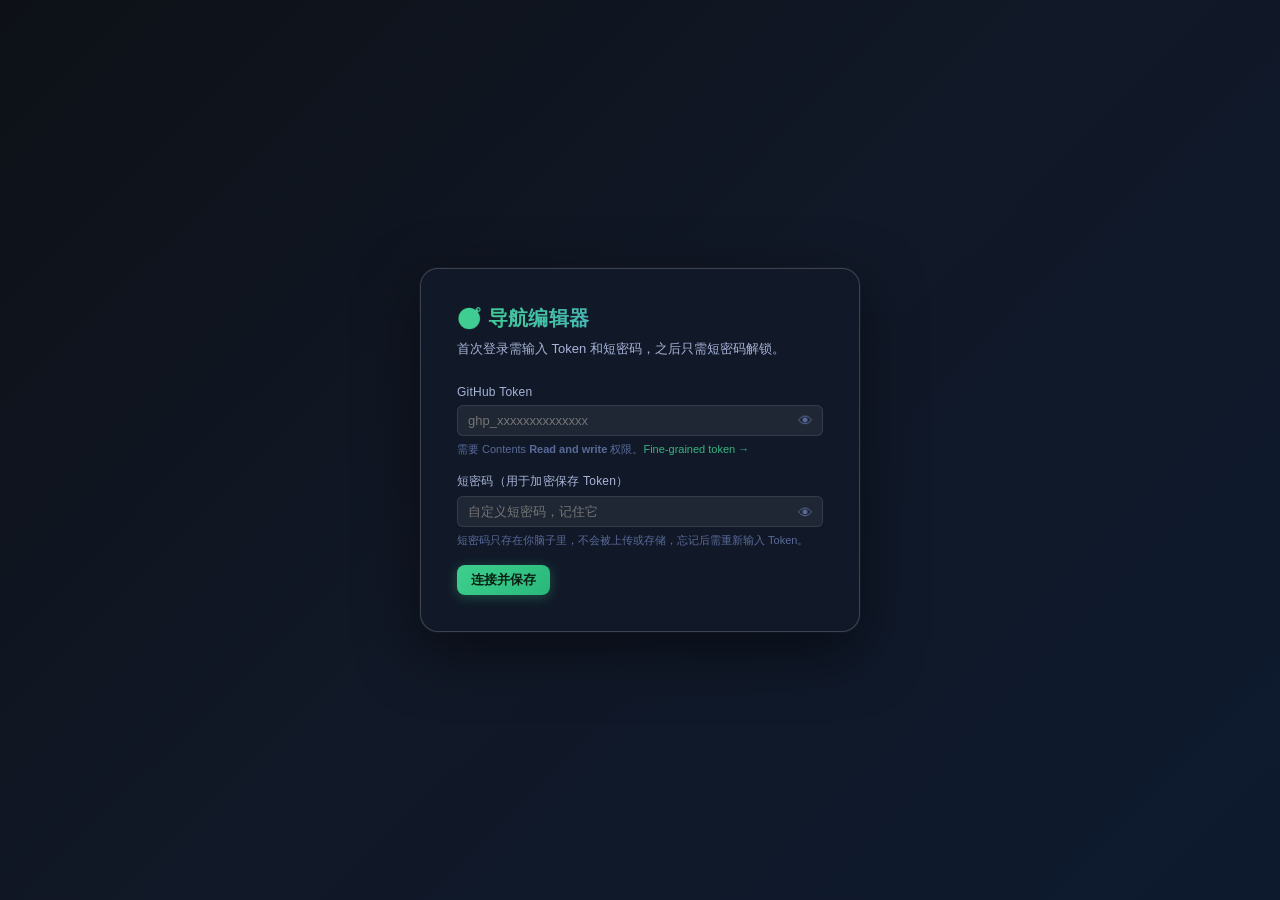
<file: admin.html>
<!DOCTYPE html>
<html lang="zh-CN">
<head>
<meta charset="UTF-8"/>
<meta name="viewport" content="width=device-width,initial-scale=1.0"/>
<title>导航编辑器</title>
<style>
*{box-sizing:border-box;margin:0;padding:0}
:root{
  --bg:#0d1117;--bg2:rgba(18,24,36,0.82);--bg3:rgba(28,36,54,0.75);
  --glass:rgba(255,255,255,0.06);--glass-hover:rgba(255,255,255,0.10);
  --border:rgba(255,255,255,0.10);--border2:rgba(255,255,255,0.18);
  --text:#f0f2ff;--text2:#a8b4d8;--text3:#5a6a9a;
  --accent:#3ecf8e;--accent2:#5de8a8;--accent-blue:#5b8ef5;
  --green:#3ecf8e;--red:#f05f7a;--orange:#f5a623;
  --radius:14px;--radius-sm:8px;--radius-xs:6px;
}
body{
  color:var(--text);
  font-family:-apple-system,BlinkMacSystemFont,'Segoe UI','PingFang SC','Microsoft YaHei',sans-serif;
  font-size:14px;
  background:linear-gradient(135deg,#0d1117 0%,#111827 50%,#0d1a2e 100%);
  min-height:100vh;
}
html,body{height:100%;overflow:hidden}
#app{display:flex;flex-direction:column;height:100vh;overflow:hidden}
#topbar{
  display:flex;align-items:center;gap:12px;padding:0 20px;height:54px;
  background:rgba(13,17,23,0.75);
  backdrop-filter:blur(20px);-webkit-backdrop-filter:blur(20px);
  border-bottom:1px solid var(--border);flex-shrink:0;z-index:100;
  box-shadow:0 2px 20px rgba(0,0,0,0.3);
}
#topbar h1{
  font-size:15px;font-weight:700;letter-spacing:0.02em;
  background:linear-gradient(90deg,var(--accent),var(--accent-blue));
  -webkit-background-clip:text;-webkit-text-fill-color:transparent;background-clip:text;
}
.topbar-right{margin-left:auto;display:flex;align-items:center;gap:8px}
#body{display:flex;flex:1;overflow:hidden}
#sidebar{
  width:200px;flex-shrink:0;
  background:rgba(13,17,23,0.65);
  backdrop-filter:blur(16px);-webkit-backdrop-filter:blur(16px);
  border-right:1px solid var(--border);
  display:flex;flex-direction:column;overflow-y:auto;
}
#sidebar::-webkit-scrollbar{width:4px}
#sidebar::-webkit-scrollbar-thumb{background:var(--border2);border-radius:4px}
#main{flex:1;overflow-y:scroll;padding:20px;padding-bottom:calc(20px + env(safe-area-inset-bottom,0px))}
#main::-webkit-scrollbar{width:5px}
#main::-webkit-scrollbar-thumb{background:rgba(255,255,255,0.12);border-radius:4px}
.btn{display:inline-flex;align-items:center;gap:6px;padding:6px 14px;border-radius:var(--radius-sm);font-size:13px;font-weight:500;cursor:pointer;border:none;transition:all .18s}
.btn-primary{background:linear-gradient(135deg,var(--accent),#29b87a);color:#0a1f14;font-weight:600;box-shadow:0 2px 12px rgba(62,207,142,0.3)}
.btn-primary:hover{background:linear-gradient(135deg,var(--accent2),var(--accent));box-shadow:0 4px 18px rgba(62,207,142,0.45);transform:translateY(-1px)}
.btn-ghost{background:var(--glass);color:var(--text2);border:1px solid var(--border)}
.btn-ghost:hover{background:var(--glass-hover);color:var(--text);border-color:var(--border2)}
.btn-danger{background:transparent;color:var(--red);border:1px solid var(--border)}
.btn-danger:hover{background:rgba(240,95,122,.12);border-color:rgba(240,95,122,.4)}
.btn-sm{padding:4px 10px;font-size:12px}
.btn:disabled{opacity:.4;cursor:not-allowed}
.btn:active:not(:disabled){transform:scale(.97)}
input[type=text],input[type=url],input[type=password],input[type=search]{
  width:100%;padding:7px 10px;
  background:rgba(255,255,255,0.06);border:1px solid var(--border);
  border-radius:var(--radius-xs);color:var(--text);font-size:13px;outline:none;
  transition:border-color .15s,background .15s;
}
input:focus{border-color:var(--accent);background:rgba(62,207,142,0.06)}
#login-panel{display:flex;flex-direction:column;align-items:center;justify-content:center;flex:1;padding:40px 20px}
.login-card{
  background:rgba(18,26,42,0.85);backdrop-filter:blur(24px);-webkit-backdrop-filter:blur(24px);
  border:1px solid var(--border2);border-radius:18px;padding:36px;width:100%;max-width:440px;
  box-shadow:0 20px 60px rgba(0,0,0,0.5),0 0 0 1px rgba(255,255,255,0.04);
}
.login-card h2{
  font-size:20px;font-weight:700;letter-spacing:0.01em;
  background:linear-gradient(90deg,var(--accent),var(--accent-blue));
  -webkit-background-clip:text;-webkit-text-fill-color:transparent;background-clip:text;margin-bottom:6px;
}
.login-card p{color:var(--text2);font-size:13px;margin-bottom:24px;line-height:1.7}
.field{margin-bottom:16px}
.field label{display:block;font-size:12px;color:var(--text2);margin-bottom:6px;font-weight:500;letter-spacing:0.02em}
.tip{font-size:11px;color:var(--text3);margin-top:5px;line-height:1.5}
.tip a{color:var(--accent);text-decoration:none;opacity:.85}.tip a:hover{opacity:1}
.sidebar-header{padding:14px 14px 8px;font-size:10px;font-weight:700;color:var(--text3);text-transform:uppercase;letter-spacing:.1em}
.sec-item{display:flex;align-items:center;gap:7px;padding:7px 12px;cursor:pointer;border-radius:10px;margin:1px 6px;border:1px solid transparent;transition:all .15s}
.sec-item:hover{background:var(--glass);border-color:var(--border)}
.sec-item.active{background:rgba(62,207,142,0.12);border-color:rgba(62,207,142,0.3)}
.sec-item .sec-name{flex:1;font-size:13px;white-space:nowrap;overflow:hidden;text-overflow:ellipsis}
.sec-item.active .sec-name{color:var(--accent);font-weight:600}
.sec-item .sec-count{font-size:10px;color:var(--text3);background:rgba(255,255,255,0.08);padding:1px 7px;border-radius:20px;flex-shrink:0}
.sec-item.active .sec-count{background:rgba(62,207,142,0.2);color:var(--accent)}
.drag-handle{color:var(--text3);font-size:12px;cursor:grab;flex-shrink:0;user-select:none;opacity:.5;touch-action:none}
.drag-handle:active{cursor:grabbing}
.sidebar-footer{padding:12px 10px;border-top:1px solid var(--border);margin-top:auto}
.sec-header{display:flex;align-items:center;gap:10px;margin-bottom:16px;flex-wrap:wrap}
.sec-header .cnt{font-size:12px;color:var(--text3);background:rgba(255,255,255,0.06);padding:2px 10px;border-radius:20px}
.sec-header-actions{margin-left:auto;display:flex;gap:8px;align-items:center;flex-wrap:wrap}
.links-table{width:100%;border-collapse:collapse;min-width:820px}
.links-table th{padding:8px;text-align:left;font-size:10px;font-weight:700;color:var(--text3);text-transform:uppercase;letter-spacing:.08em;border-bottom:1px solid var(--border);white-space:nowrap}
.links-table td{padding:5px;vertical-align:middle;border-bottom:1px solid rgba(255,255,255,0.05)}
.links-table tr:last-child td{border-bottom:none}
.links-table tr:hover td{background:rgba(255,255,255,.025)}
.links-table input{padding:5px 7px;font-size:12px}
.icon-cell{width:32px;height:32px;border-radius:8px;border:1.5px solid var(--border);overflow:hidden;cursor:pointer;background:rgba(255,255,255,0.06);display:flex;align-items:center;justify-content:center;margin:0 auto;position:relative;transition:all .15s;flex-shrink:0}
.icon-cell:hover{border-color:var(--accent);box-shadow:0 0 0 2px rgba(62,207,142,0.2)}
.icon-cell img{width:100%;height:100%;object-fit:contain}
.icon-cell .badge-auto{position:absolute;bottom:-1px;right:-1px;width:10px;height:10px;background:var(--bg);border-radius:50%;border:1px solid var(--border);font-size:7px;display:flex;align-items:center;justify-content:center;line-height:1}
.icon-cell .badge-custom{position:absolute;bottom:-1px;right:-1px;width:10px;height:10px;background:var(--accent);border-radius:50%;border:1px solid var(--bg)}

/* ══════════════════════════════════════════
   图标弹出面板
   - 面板本身不限高度，由JS根据视口动态设置max-height
   - 内部用flex列布局：tabs(固定) + body(flex:1可滚) + footer(固定)
   ══════════════════════════════════════════ */
.ipanel{
  position:fixed;z-index:1000;
  background:rgba(15,20,35,0.96);
  backdrop-filter:blur(24px);-webkit-backdrop-filter:blur(24px);
  border:1px solid var(--border2);border-radius:var(--radius);
  box-shadow:0 20px 60px rgba(0,0,0,0.7);
  width:360px;
  /* 高度由JS控制，这里只设display */
  display:flex;
  flex-direction:column;
  overflow:hidden; /* 防止圆角被子元素撑破 */
}
.ipanel-tabs{
  display:flex;border-bottom:1px solid var(--border);
  background:rgba(0,0,0,0.2);
  flex-shrink:0; /* tabs不压缩 */
}
.ipanel-tab{flex:1;padding:9px 0;text-align:center;font-size:12px;font-weight:500;cursor:pointer;color:var(--text3);border-bottom:2px solid transparent;transition:all .15s}
.ipanel-tab.active{color:var(--accent);border-bottom-color:var(--accent)}
.ipanel-tab:hover:not(.active){color:var(--text2)}

/* ── body区：作为flex容器撑满剩余高度 ── */
.ipanel-body{
  flex:1;
  min-height:0;
  display:flex;
  flex-direction:column;
  overflow:hidden;
}
.ipanel-body::-webkit-scrollbar{width:4px}
.ipanel-body::-webkit-scrollbar-thumb{background:var(--border2);border-radius:4px}
.pick-search{
  padding:10px 12px 6px;
  flex-shrink:0;
}
.pick-search .search-wrap{position:relative;}
.pick-search .search-wrap::before{
  content:'🔍';position:absolute;left:8px;top:50%;transform:translateY(-50%);
  font-size:11px;pointer-events:none;line-height:1;
}
.pick-search input{padding-left:26px;font-size:12px}

/* ── 图标网格滚动区：撑满pick-wrap剩余空间 ── */
.pick-grid-wrap{
  flex:1;
  min-height:0;    /* 关键：允许flex子项收缩并显示滚动条 */
  overflow-y:auto;
  overflow-x:hidden;
  padding:4px 12px 10px;
}
.pick-grid-wrap::-webkit-scrollbar{width:4px}
.pick-grid-wrap::-webkit-scrollbar-thumb{background:var(--border2);border-radius:4px}

.icon-picker-grid{
  display:grid;
  grid-template-columns:repeat(4,1fr);
  gap:8px;
  width:100%;
}
.icon-opt{display:flex;flex-direction:column;align-items:center;gap:3px;padding:6px 4px;border-radius:8px;cursor:pointer;border:1.5px solid transparent;transition:all .12s;min-width:0;overflow:hidden;}
.icon-opt:hover{background:var(--glass);border-color:var(--border)}
.icon-opt.sel{border-color:var(--accent);background:rgba(62,207,142,.1)}
.icon-opt img{width:36px;height:36px;object-fit:contain;border-radius:4px;flex-shrink:0}
.icon-opt span{
  font-size:10px;color:var(--text3);
  width:100%;min-width:0;max-width:100%;
  overflow:hidden;text-overflow:ellipsis;white-space:nowrap;
  text-align:center;display:block;
}

.ipanel-footer{
  flex-shrink:0; /* footer不压缩 */
  padding:10px 12px;border-top:1px solid var(--border);
  display:flex;gap:8px;justify-content:flex-end;
  background:rgba(0,0,0,0.15);
}

/* auto/upload tab内部 */
.auto-preview{display:flex;flex-direction:column;align-items:center;gap:10px;padding:16px 12px}
.auto-preview .big-icon{width:56px;height:56px;border-radius:12px;border:1px solid var(--border);background:var(--glass);display:flex;align-items:center;justify-content:center;overflow:hidden}
.auto-preview .big-icon img{width:100%;height:100%;object-fit:contain}
.auto-preview p{font-size:12px;color:var(--text2);text-align:center;line-height:1.5}
.auto-preview .domain{font-size:11px;color:var(--text3)}
.upload-mini{border:2px dashed var(--border2);border-radius:var(--radius-sm);margin:12px;padding:24px 16px;text-align:center;cursor:pointer;transition:all .15s}
.upload-mini:hover,.upload-mini.drag{border-color:var(--accent);background:rgba(62,207,142,.05)}
.upload-mini p{color:var(--text2);font-size:12px;margin-top:6px}
.upload-mini small{color:var(--text3);font-size:11px}

#icons-panel{display:none}
.icons-mgr-grid{display:grid;grid-template-columns:repeat(auto-fill,minmax(80px,1fr));gap:12px;margin-top:16px}
.icon-card{display:flex;flex-direction:column;align-items:center;gap:6px;padding:10px 8px;background:var(--glass);border:1px solid var(--border);border-radius:var(--radius-sm);position:relative;transition:all .15s}
.icon-card:hover{background:var(--glass-hover);border-color:var(--border2)}
.icon-card img{width:38px;height:38px;object-fit:contain;border-radius:6px}
.icon-card .iname{font-size:10px;color:var(--text2);word-break:break-all;text-align:center;line-height:1.3}
.icon-card .del-icon{position:absolute;top:4px;right:4px;width:18px;height:18px;background:var(--red);border-radius:50%;border:none;color:#fff;font-size:11px;cursor:pointer;display:flex;align-items:center;justify-content:center;opacity:0;transition:opacity .15s}
.icon-card:hover .del-icon{opacity:1}
.upload-zone{border:2px dashed var(--border2);border-radius:var(--radius);padding:28px 20px;text-align:center;cursor:pointer;transition:all .15s;background:var(--glass)}
.upload-zone:hover,.upload-zone.drag{border-color:var(--accent);background:rgba(62,207,142,.05)}
.upload-zone p{color:var(--text2);font-size:13px;margin-top:8px}
.upload-zone small{color:var(--text3);font-size:11px}
#toast{position:fixed;bottom:24px;right:24px;padding:10px 18px;border-radius:var(--radius-sm);font-size:13px;font-weight:500;z-index:9999;display:none;backdrop-filter:blur(10px)}
.toast-ok{background:rgba(62,207,142,0.15);color:var(--green);border:1px solid rgba(62,207,142,.35)}
.toast-err{background:rgba(240,95,122,0.15);color:var(--red);border:1px solid rgba(240,95,122,.35)}
.progress{height:3px;background:var(--border);border-radius:2px;overflow:hidden;margin-top:6px}
.progress-bar{height:100%;background:linear-gradient(90deg,var(--accent),var(--accent-blue));transition:width .3s}
.spinner{display:inline-block;width:14px;height:14px;border:2px solid rgba(255,255,255,0.1);border-top-color:var(--accent);border-radius:50%;animation:spin .6s linear infinite;vertical-align:middle;margin-right:6px}
@keyframes spin{to{transform:rotate(360deg)}}
.empty{text-align:center;padding:40px;color:var(--text3);font-size:13px}
.drop-line{display:none;height:2px}
.drop-line.show{display:table-row}
.drop-line td{padding:0;height:2px;background:linear-gradient(90deg,var(--accent),var(--accent-blue));border-radius:2px;box-shadow:0 0 6px rgba(62,207,142,0.6)}
.sec-drag-over{background:rgba(62,207,142,.08)!important;border-color:rgba(62,207,142,.3)!important}
.sec-hover-enter{background:rgba(62,207,142,.15)!important;border-color:rgba(62,207,142,.5)!important;box-shadow:0 0 0 2px rgba(62,207,142,.2)}
.pwd-wrap{position:relative}
.pwd-wrap input{padding-right:36px}
.eye-btn{position:absolute;right:8px;top:50%;transform:translateY(-50%);background:none;border:none;cursor:pointer;color:var(--text3);padding:2px;display:flex;align-items:center;font-size:15px;line-height:1}
.eye-btn:hover{color:var(--text2)}
.sec-title-input{max-width:220px;font-size:16px;font-weight:700;background:transparent;border:1px solid transparent;padding:4px 10px;border-radius:var(--radius-sm);color:var(--text);letter-spacing:0.01em}
.sec-title-input:focus{border-color:var(--accent);background:rgba(62,207,142,0.06);outline:none}

@media(max-width:768px){
  #topbar{padding:0 12px;gap:8px}
  #topbar h1{font-size:13px}
  #repo-label{display:none}
  .pc-label{display:none}
  .topbar-right{gap:5px}
  .topbar-right .btn-ghost:not(#mob-menu-btn):not([onclick*="showPanel"]){display:none}
  #save-btn{padding:4px 8px;font-size:11px}
  #mob-menu-btn{display:flex!important}
  #sidebar{position:fixed;left:0;top:0;bottom:0;z-index:500;width:220px;transform:translateX(-100%);transition:transform .25s ease;box-shadow:4px 0 30px rgba(0,0,0,.6)}
  #sidebar.mob-open{transform:translateX(0)}
  #mob-overlay{display:none;position:fixed;inset:0;z-index:499;background:rgba(0,0,0,.5)}
  #mob-overlay.show{display:block}
  #main{padding:12px;padding-bottom:calc(60px + env(safe-area-inset-bottom,0px))}
  .sec-header{gap:6px}
  .sec-header-actions{width:100%;justify-content:flex-end}
  .links-table{min-width:640px}
  .login-card{padding:24px 18px}
  .ipanel{width:calc(100vw - 24px)!important}
  #toast{bottom:16px;right:12px;left:12px;text-align:center}
  .btn{min-height:36px}
  input[type=text],input[type=url],input[type=password],input[type=search]{min-height:40px;font-size:14px}
  .icon-picker-grid{grid-template-columns:repeat(3,1fr)}
}
#mob-menu-btn{display:none}
</style>
</head>
<body>
<div id="app">

<div id="login-panel">
  <div class="login-card">
    <h2>🧭 导航编辑器</h2>
    <div id="login-full">
      <p>首次登录需输入 Token 和短密码，之后只需短密码解锁。</p>
      <div class="field">
        <label>GitHub Token</label>
        <div class="pwd-wrap"><input type="password" id="inp-token" placeholder="ghp_xxxxxxxxxxxxxx"/><button type="button" class="eye-btn" onclick="togglePwd('inp-token',this)" tabindex="-1">👁</button></div>
        <div class="tip">需要 Contents <strong>Read and write</strong> 权限。<a href="https://github.com/settings/personal-access-tokens/new" target="_blank">Fine-grained token →</a></div>
      </div>
      <div class="field">
        <label>短密码（用于加密保存 Token）</label>
        <div class="pwd-wrap"><input type="password" id="inp-pin" placeholder="自定义短密码，记住它" autocomplete="new-password"/><button type="button" class="eye-btn" onclick="togglePwd('inp-pin',this)" tabindex="-1">👁</button></div>
        <div class="tip">短密码只存在你脑子里，不会被上传或存储，忘记后需重新输入 Token。</div>
      </div>
      <div style="display:flex;align-items:center;gap:10px;margin-top:4px">
        <button class="btn btn-primary" onclick="doLogin()">连接并保存</button>
        <span id="login-st" style="font-size:12px;color:var(--text3)"></span>
      </div>
    </div>
    <div id="login-unlock" style="display:none">
      <p>检测到已保存的加密 Token，输入短密码解锁。</p>
      <div class="field">
        <label>短密码</label>
        <div class="pwd-wrap"><input type="password" id="inp-pin2" placeholder="输入短密码" autocomplete="current-password" onkeydown="if(event.key==='Enter')doUnlock()"/><button type="button" class="eye-btn" onclick="togglePwd('inp-pin2',this)" tabindex="-1">👁</button></div>
      </div>
      <div style="display:flex;align-items:center;gap:10px;margin-top:4px">
        <button class="btn btn-primary" onclick="doUnlock()">解锁</button>
        <button class="btn btn-ghost" onclick="showFullLogin()">重新输入 Token</button>
        <span id="unlock-st" style="font-size:12px;color:var(--text3)"></span>
      </div>
    </div>
  </div>
</div>

<div id="editor-ui" style="display:none;flex-direction:column;flex:1;min-height:0;overflow:hidden">
  <div id="topbar">
    <button id="mob-menu-btn" class="btn btn-ghost btn-sm" onclick="toggleMobSidebar()" style="padding:4px 8px;font-size:16px">☰</button>
    <span>🧭</span>
    <h1>导航编辑器</h1>
    <span id="repo-label" style="font-size:12px;color:var(--text3)"></span>
    <div class="topbar-right">
      <span id="dirty-st" style="font-size:12px"></span>
      <button class="btn btn-ghost btn-sm" onclick="showPanel('icons')" title="图标管理">🖼 <span class="pc-label">图标管理</span></button>
      <button class="btn btn-ghost btn-sm" onclick="showPanel('links')" title="链接编辑">🔗 <span class="pc-label">链接编辑</span></button>
      <button class="btn btn-primary btn-sm" id="save-btn" onclick="saveAll()">💾 保存到 GitHub</button>
      <button class="btn btn-ghost btn-sm" onclick="doLogout()">退出</button>
      <button class="btn btn-danger btn-sm" onclick="doClearLogout()" title="退出并清除本地存储">🗑 清除</button>
    </div>
  </div>
  <div id="mob-overlay" onclick="closeMobSidebar()"></div>
  <div id="body">
    <div id="sidebar">
      <div class="sidebar-header">分类</div>
      <div id="sec-list"></div>
      <div class="sidebar-footer">
        <button class="btn btn-ghost" style="width:100%;justify-content:center;font-size:12px" onclick="addSection()">＋ 新建分类</button>
      </div>
    </div>
    <div id="main">
      <div id="links-panel">
        <div id="links-content"><div class="empty"><span class="spinner"></span>正在加载…</div></div>
      </div>
      <div id="icons-panel">
        <div style="display:flex;align-items:center;justify-content:space-between;margin-bottom:16px;flex-wrap:wrap;gap:10px">
          <div>
            <h2 style="font-size:16px;font-weight:700">图标管理</h2>
            <p style="font-size:12px;color:var(--text3);margin-top:3px">存储在仓库 <code style="background:var(--glass);padding:1px 6px;border-radius:4px">icons/logos/</code> 目录</p>
          </div>
          <button class="btn btn-primary btn-sm" onclick="document.getElementById('icon-file-input').click()">＋ 上传图标</button>
          <input id="icon-file-input" type="file" accept="image/*,.svg,.ico" multiple style="display:none" onchange="uploadIconFiles(Array.from(event.target.files));event.target.value=''">
        </div>
        <div class="upload-zone" id="drop-zone"
          onclick="document.getElementById('icon-file-input').click()"
          ondragover="event.preventDefault();this.classList.add('drag')"
          ondragleave="this.classList.remove('drag')"
          ondrop="handleIconDrop(event)">
          <svg width="28" height="28" viewBox="0 0 24 24" fill="none" stroke="var(--text3)" stroke-width="1.5"><path d="M21 15v4a2 2 0 0 1-2 2H5a2 2 0 0 1-2-2v-4"/><polyline points="17 8 12 3 7 8"/><line x1="12" y1="3" x2="12" y2="15"/></svg>
          <p>点击或拖拽上传图标</p>
          <small>PNG · SVG · ICO · JPG · WebP</small>
        </div>
        <div id="upload-prog" style="display:none;margin-top:10px">
          <div style="font-size:12px;color:var(--text2)" id="prog-txt"></div>
          <div class="progress"><div class="progress-bar" id="prog-bar" style="width:0"></div></div>
        </div>
        <div class="icons-mgr-grid" id="icons-grid"><div class="empty"><span class="spinner"></span>加载中…</div></div>
      </div>
    </div>
  </div>
</div>

<!-- 图标选择面板：tabs(固定)+body(可滚动)+footer(固定) -->
<div id="ipanel" class="ipanel" style="display:none">
  <div class="ipanel-tabs">
    <div class="ipanel-tab active" onclick="switchITab('auto')">🌐 自动获取</div>
    <div class="ipanel-tab" onclick="switchITab('upload')">⬆ 上传</div>
    <div class="ipanel-tab" onclick="switchITab('pick')">📁 已上传</div>
  </div>
  <div class="ipanel-body" id="ipanel-body"></div>
  <div class="ipanel-footer">
    <button class="btn btn-ghost btn-sm" onclick="closeIPPanel()">取消</button>
    <button class="btn btn-primary btn-sm" onclick="confirmIcon()">确认</button>
  </div>
</div>
<div id="ipanel-backdrop" style="display:none;position:fixed;inset:0;z-index:999" onclick="closeIPPanel()"></div>
<div id="toast"></div>

<script>
const ICONS_DIR='icons/logos';
const ICONS_PREFIX='icons/logos/';
const _basePath=location.pathname.replace(/\/admin(\.html.*)?$/,'');
const SITE_ICON_BASE=location.origin+_basePath+'/icons/logos/';

let TOKEN='',REPO='',BRANCH='main';
let linksData=[],iconsData=[],linksSha='';
let currentSec=0,isDirty=false;
let dragRowSrc=null,dragSecSrc=null,_crossSecTarget=null,_secHoverTimer=null;
let pickerTarget=null,pickerTab='auto',pickerPendingIcon='';
let _faviconProvider='duckduckgo',_faviconProxy='';

const DEFAULT_ICON='[data-uri]';

function _withProxy(url){return _faviconProxy?_faviconProxy+'/'+url.replace(/^https?:\/\//,''):url;}
function buildFaviconUrl(domain){
  if(!domain)return DEFAULT_ICON;
  if(_faviconProvider==='google')return _withProxy(`https://www.google.com/s2/favicons?sz=64&domain=${domain}`);
  return _withProxy(`https://icons.duckduckgo.com/ip3/${domain}.ico`);
}
(async function syncFaviconConfig(){
  try{
    for(const p of['./main.js','../main.js']){
      try{
        const r=await fetch(p);if(!r.ok)continue;
        const t=await r.text();
        const pm=t.match(/FAVICON_PROVIDER\s*=\s*['"](\w+)['"]/);
        const qm=t.match(/(?:^|\n)const PROXY\s*=\s*['"]([^'"]*)['"]/m);
        if(pm)_faviconProvider=pm[1];if(qm)_faviconProxy=qm[1];break;
      }catch{}
    }
  }catch{}
})();

const uid=()=>Math.random().toString(36).slice(2,9);
const esc=s=>(s||'').replace(/&/g,'&amp;').replace(/"/g,'&quot;').replace(/</g,'&lt;');
function getDomain(url){try{return new URL(url).hostname;}catch{return '';}}

let toastTimer;
function toast(msg,type='ok',dur=2800){
  const el=document.getElementById('toast');
  el.textContent=msg;el.className='toast-'+type;el.style.display='block';
  clearTimeout(toastTimer);toastTimer=setTimeout(()=>el.style.display='none',dur);
}
function setDirty(v=true){
  isDirty=v;
  const el=document.getElementById('dirty-st');
  el.textContent=v?'● 未保存':'';el.style.color=v?'var(--orange)':'';
}

const HARDCODED_REPO='Jyy7998/Simple-Nav-Page';
const HARDCODED_BRANCH='main';
function detectRepo(){
  if(HARDCODED_REPO)return{repo:HARDCODED_REPO,branch:HARDCODED_BRANCH};
  const host=location.hostname,path=location.pathname;
  const m=host.match(/^([^.]+)\.github\.io$/);
  if(m){const o=m[1],s=path.split('/').filter(Boolean)[0]||'';if(s)return{repo:`${o}/${s}`,branch:'main'};}
  return{repo:sessionStorage.getItem('nr')||'',branch:sessionStorage.getItem('nb')||'main'};
}

async function deriveKey(pin){
  const base=await crypto.subtle.importKey('raw',new TextEncoder().encode(pin),{name:'PBKDF2'},false,['deriveKey']);
  return crypto.subtle.deriveKey({name:'PBKDF2',salt:new TextEncoder().encode('nav-editor-salt'),iterations:100000,hash:'SHA-256'},base,{name:'AES-GCM',length:256},false,['encrypt','decrypt']);
}
async function encryptToken(pin,token){
  const key=await deriveKey(pin),iv=crypto.getRandomValues(new Uint8Array(12));
  const enc=await crypto.subtle.encrypt({name:'AES-GCM',iv},key,new TextEncoder().encode(token));
  const buf=new Uint8Array(12+enc.byteLength);buf.set(iv);buf.set(new Uint8Array(enc),12);
  return btoa(String.fromCharCode(...buf));
}
async function decryptToken(pin,data){
  const buf=Uint8Array.from(atob(data),c=>c.charCodeAt(0));
  const iv=buf.slice(0,12),ct=buf.slice(12),key=await deriveKey(pin);
  const dec=await crypto.subtle.decrypt({name:'AES-GCM',iv},key,ct);
  return new TextDecoder().decode(dec);
}

function hasStoredToken(){return!!localStorage.getItem('enc_token');}
function loadSaved(){
  if(hasStoredToken()){
    document.getElementById('login-full').style.display='none';
    document.getElementById('login-unlock').style.display='block';
    setTimeout(()=>document.getElementById('inp-pin2')?.focus(),100);
  }
}
function showFullLogin(){
  document.getElementById('login-full').style.display='block';
  document.getElementById('login-unlock').style.display='none';
  document.getElementById('login-st').textContent='';
}

async function doUnlock(){
  const pin=document.getElementById('inp-pin2').value;
  if(!pin){toast('请输入短密码','err');return;}
  const st=document.getElementById('unlock-st');st.textContent='解锁中…';
  try{
    TOKEN=await decryptToken(pin,localStorage.getItem('enc_token'));
    const{repo,branch}=detectRepo();REPO=repo;BRANCH=branch;
    if(!REPO){st.textContent='❌ 无法识别仓库';return;}
    await gh(`git/ref/heads/${BRANCH}`);
    sessionStorage.setItem('nt',TOKEN);
    document.getElementById('login-panel').style.display='none';
    const eu=document.getElementById('editor-ui');eu.style.display='flex';eu.style.flex='1';eu.style.minHeight='0';eu.style.overflow='hidden';
    document.getElementById('repo-label').textContent=REPO+' @ '+BRANCH;
    await loadIcons();await loadLinks();
  }catch(e){
    st.textContent='❌ '+(e.message.includes('operation-specific')||e.message.includes('decrypt')?'短密码错误':e.message);
  }
}

async function gh(path,opts={}){
  const res=await fetch(`https://api.github.com/repos/${REPO}/${path}`,{
    ...opts,headers:{'Authorization':'Bearer '+TOKEN,'Accept':'application/vnd.github+json','X-GitHub-Api-Version':'2022-11-28',...(opts.headers||{})}
  });
  if(!res.ok){const e=await res.json().catch(()=>({}));throw new Error(e.message||'HTTP '+res.status);}
  return res.status===204?null:res.json();
}
async function getFile(fp){
  const d=await gh(`contents/${fp}?ref=${BRANCH}`);
  return{content:decodeURIComponent(escape(atob(d.content.replace(/\s/g,'')))),sha:d.sha};
}
async function putFile(fp,content,sha,msg){
  return gh(`contents/${fp}`,{method:'PUT',headers:{'Content-Type':'application/json'},
    body:JSON.stringify({message:msg,content:btoa(unescape(encodeURIComponent(content))),...(sha?{sha}:{}),branch:BRANCH})});
}
async function putBinary(fp,bytes,sha,msg){
  let s='';bytes.forEach(b=>s+=String.fromCharCode(b));
  return gh(`contents/${fp}`,{method:'PUT',headers:{'Content-Type':'application/json'},
    body:JSON.stringify({message:msg,content:btoa(s),...(sha?{sha}:{}),branch:BRANCH})});
}
async function delFile(fp,sha,msg){
  return gh(`contents/${fp}`,{method:'DELETE',headers:{'Content-Type':'application/json'},
    body:JSON.stringify({message:msg,sha,branch:BRANCH})});
}

async function doLogin(){
  TOKEN=document.getElementById('inp-token').value.trim();
  const pin=document.getElementById('inp-pin').value;
  if(!TOKEN){toast('请输入 GitHub Token','err');return;}
  if(!pin){toast('请设置短密码','err');return;}
  const{repo,branch}=detectRepo();REPO=repo;BRANCH=branch;
  if(!REPO){toast('无法自动识别仓库','err');return;}
  const st=document.getElementById('login-st');st.textContent='连接中…';
  try{
    await gh(`git/ref/heads/${BRANCH}`);
    localStorage.setItem('enc_token',await encryptToken(pin,TOKEN));
    sessionStorage.setItem('nt',TOKEN);
    document.getElementById('login-panel').style.display='none';
    const eu=document.getElementById('editor-ui');eu.style.display='flex';eu.style.flex='1';eu.style.minHeight='0';eu.style.overflow='hidden';
    document.getElementById('repo-label').textContent=REPO+' @ '+BRANCH;
    await loadIcons();await loadLinks();
  }catch(e){st.textContent='❌ '+e.message;}
}
function doLogout(){sessionStorage.clear();location.reload();}
function doClearLogout(){
  if(!confirm('确定清除本地保存的加密 Token 吗？下次需重新输入。'))return;
  localStorage.removeItem('enc_token');sessionStorage.clear();location.reload();
}

async function loadLinks(){
  try{
    const{content,sha}=await getFile('links.json');linksSha=sha;
    const raw=JSON.parse(content);
    linksData=raw.map(sec=>({...sec,_id:uid(),items:(sec.items||[]).map(it=>({...it,_id:uid()}))}));
    renderSidebar();renderSection(currentSec);
  }catch(e){toast('加载 links.json 失败：'+e.message,'err',6000);}
}
async function loadIcons(){
  try{
    const files=await gh(`contents/${ICONS_DIR}?ref=${BRANCH}&_nc=${Date.now()}`).catch(()=>[]);
    iconsData=Array.isArray(files)
      ?files.filter(f=>/\.(png|jpg|jpeg|svg|ico|webp|gif)$/i.test(f.name)).map(f=>({name:f.name,sha:f.sha,url:f.download_url}))
      :[];
  }catch{iconsData=[];}
  renderIconsGrid();
}

function showPanel(p){
  document.getElementById('links-panel').style.display=p==='links'?'block':'none';
  document.getElementById('icons-panel').style.display=p==='icons'?'block':'none';
  document.getElementById('sidebar').style.display=p==='links'?'flex':'none';
  if(p==='icons')renderIconsGrid();
}

function renderSidebar(){
  document.getElementById('sec-list').innerHTML=linksData.map((sec,si)=>`
    <div class="sec-item ${si===currentSec?'active':''}" data-si="${si}"
      onclick="selectSection(${si})"
      ondragover="onSecItemDragOver(event,${si})"
      ondragleave="onSecItemDragLeave(event,${si})"
      ondrop="onSecItemDrop(event,${si})">
      <span class="drag-handle" onmousedown="onSecHandleMousedown(event,${si})" ontouchstart="onSecHandleMousedown(event,${si})">⠿</span>
      <span class="sec-name">${esc(sec.section)}</span>
      <span class="sec-count">${sec.items.length}</span>
    </div>`).join('');
}
function selectSection(si){
  currentSec=si;renderSidebar();renderSection(si);showPanel('links');
  if(window.innerWidth<=768)closeMobSidebar();
}
function onSecHandleMousedown(e,si){
  e.stopPropagation();
  const item=document.querySelector(`.sec-item[data-si="${si}"]`);if(!item)return;
  item.draggable=true;dragSecSrc=si;item.style.opacity='.4';
  const cleanup=()=>{item.draggable=false;item.style.opacity='';document.removeEventListener('dragend',cleanup);};
  document.addEventListener('dragend',cleanup);
}
function onSecItemDragOver(e,ti){
  if(dragSecSrc===null||dragRowSrc!==null)return;e.preventDefault();
  document.querySelectorAll('.sec-item').forEach(el=>el.classList.remove('sec-drag-over'));
  document.querySelector(`.sec-item[data-si="${ti}"]`)?.classList.add('sec-drag-over');
}
function onSecItemDragLeave(e,ti){document.querySelector(`.sec-item[data-si="${ti}"]`)?.classList.remove('sec-drag-over');}
function onSecItemDrop(e,ti){
  e.preventDefault();
  document.querySelectorAll('.sec-item').forEach(el=>el.classList.remove('sec-drag-over','sec-hover-enter'));
  if(dragSecSrc===null||dragSecSrc===ti)return;
  const[m]=linksData.splice(dragSecSrc,1);linksData.splice(ti,0,m);
  currentSec=ti;dragSecSrc=null;setDirty();renderSidebar();renderSection(currentSec);
}

function renderSection(si){
  const panel=document.getElementById('links-content');
  if(!linksData.length){panel.innerHTML='<div class="empty">还没有分类，点击左侧添加</div>';return;}
  const sec=linksData[si];if(!sec){panel.innerHTML='';return;}
  panel.innerHTML=`
    <div class="sec-header">
      <input class="sec-title-input" type="text" value="${esc(sec.section)}"
        onfocus="this.style.borderColor='var(--accent)'"
        onblur="this.style.borderColor='transparent'"
        onchange="linksData[${si}].section=this.value;setDirty();renderSidebar()">
      <span class="cnt">${sec.items.length} 条</span>
      <div class="sec-header-actions">
        <button class="btn btn-ghost btn-sm" onclick="addItem(${si})">＋ 添加</button>
        <button class="btn btn-danger btn-sm" onclick="deleteSection(${si})">删除分类</button>
      </div>
    </div>
    <div style="overflow-x:auto">
    <table class="links-table">
      <thead><tr>
        <th style="width:18px"></th><th style="width:44px;text-align:center">图标</th>
        <th style="min-width:110px">名称</th><th style="min-width:180px">URL（外网）</th>
        <th style="min-width:120px">简介</th><th style="min-width:120px">搜索词</th>
        <th style="min-width:150px">内网地址</th><th style="width:44px"></th>
      </tr></thead>
      <tbody id="tbody-${si}">${sec.items.map((it,ii)=>rowHtml(si,ii,it)).join('')}</tbody>
    </table></div>`;
}
function iconCellHtml(si,ii,it){
  const domain=getDomain(it.url);
  if(it.icon){
    const name=it.icon.replace(/^.*\/([^/]+)$/,'$1');
    const found=iconsData.find(i=>i.name===name);
    const ts=found?found.sha.slice(-6):Date.now();
    return `<div class="icon-cell" onclick="openIPPanel(${si},${ii},this)" title="自定义：${esc(name)}">
      <img src="${SITE_ICON_BASE+name}?t=${ts}" alt="" onerror="this.src='${found?found.url:''}'">
      <div class="badge-custom"></div></div>`;
  }
  const favUrl=domain?buildFaviconUrl(domain):'';
  return `<div class="icon-cell" onclick="openIPPanel(${si},${ii},this)" title="自动抓取：${domain||'无URL'}">
    ${favUrl?`<img src="${favUrl}" alt="" onerror="this.src=''">`:'<span style="font-size:16px">🌐</span>'}
    <div class="badge-auto">⚡</div></div>`;
}
function rowHtml(si,ii,it){
  return`<tr data-si="${si}" data-ii="${ii}"
    ondragover="onRowDragOver(event,${si},${ii})"
    ondragleave="onRowDragLeave(event)"
    ondrop="onRowDrop(event,${si},${ii})"
    ondragend="onRowDragEnd(event)">
    <td><span class="drag-handle" onmousedown="onRowHandleMousedown(event,${si},${ii})" ontouchstart="onRowHandleMousedown(event,${si},${ii})">⠿</span></td>
    <td style="text-align:center">${iconCellHtml(si,ii,it)}</td>
    <td><input type="text" value="${esc(it.title)}" placeholder="名称" onchange="upd(${si},${ii},'title',this.value)"></td>
    <td><input type="url" value="${esc(it.url)}" placeholder="https://" onchange="updUrl(${si},${ii},this.value)"></td>
    <td><input type="text" value="${esc(it.desc||'')}" placeholder="简介" onchange="upd(${si},${ii},'desc',this.value)"></td>
    <td><input type="text" value="${esc(it['data-desc']||'')}" placeholder="关键词" onchange="upd(${si},${ii},'data-desc',this.value)"></td>
    <td><input type="url" value="${esc(it.intranet||'')}" placeholder="http://192.168.x.x" onchange="upd(${si},${ii},'intranet',this.value)"></td>
    <td><button class="btn btn-danger btn-sm" onclick="deleteItem(${si},${ii})">✕</button></td>
  </tr>`;
}

let _dragRowEl=null;
function onRowHandleMousedown(e,si,ii){
  e.stopPropagation();
  const row=e.currentTarget.closest('tr');if(!row)return;
  row.draggable=true;dragRowSrc={si,ii};row.style.opacity='.4';
  _dragRowEl=row;
}
let _dropLineRow=null;
function showDropLine(tbody,afterIdx){
  if(_dropLineRow){_dropLineRow.remove();_dropLineRow=null;}
  const tr=document.createElement('tr');tr.className='drop-line show';
  const td=document.createElement('td');td.colSpan=8;
  td.style.cssText='padding:0;height:2px;background:linear-gradient(90deg,#3ecf8e,#5b8ef5);border-radius:2px;box-shadow:0 0 6px rgba(62,207,142,0.6)';
  tr.appendChild(td);
  const rows=tbody.querySelectorAll('tr:not(.drop-line)');
  afterIdx>=rows.length-1?tbody.appendChild(tr):tbody.insertBefore(tr,rows[afterIdx+1]);
  _dropLineRow=tr;
}
function removeDropLine(){if(_dropLineRow){_dropLineRow.remove();_dropLineRow=null;}}
function onRowDragOver(e,si,ii){
  e.preventDefault();e.dataTransfer.dropEffect='move';
  const rect=e.currentTarget.getBoundingClientRect();
  const after=e.clientY>rect.top+rect.height/2;
  const tbody=document.getElementById(`tbody-${si}`);
  if(tbody)showDropLine(tbody,after?ii:ii-1);
}
function onRowDragLeave(){}
function onRowDrop(e,si,ii){
  e.preventDefault();removeDropLine();
  if(!dragRowSrc)return;
  const{si:srcSi,ii:srcIi}=dragRowSrc;
  const after=e.clientY>e.currentTarget.getBoundingClientRect().top+e.currentTarget.getBoundingClientRect().height/2;
  if(srcSi===si){
    const items=linksData[si].items;
    const[m]=items.splice(srcIi,1);
    let at=after?ii:ii-1;at++;if(srcIi<at)at--;
    items.splice(Math.max(0,at),0,m);
    setDirty();renderSection(si);
  }else{
    const[m]=linksData[srcSi].items.splice(srcIi,1);
    let at=after?ii+1:ii;if(at<0)at=0;
    linksData[si].items.splice(at,0,m);
    setDirty();currentSec=si;renderSidebar();renderSection(si);
    toast(`已移动到「${linksData[si].section}」`);
  }
  dragRowSrc=null;_crossSecTarget=null;clearSecHoverTimer();clearAllSecHover();
}
function onRowDragEnd(e){
  removeDropLine();
  if(_dragRowEl){_dragRowEl.draggable=false;_dragRowEl.style.opacity='';_dragRowEl=null;}
  clearAllSecHover();clearSecHoverTimer();
  dragRowSrc=null;_crossSecTarget=null;
}

function initSidebarCrossSecDrag(){
  const sl=document.getElementById('sec-list');
  sl.addEventListener('dragover',onSidebarDragOver);
  sl.addEventListener('dragleave',onSidebarDragLeave);
  sl.addEventListener('drop',onSidebarDrop);
}
function onSidebarDragOver(e){
  if(!dragRowSrc)return;e.preventDefault();e.dataTransfer.dropEffect='move';
  const item=e.target.closest('.sec-item');if(!item)return;
  const si=parseInt(item.dataset.si);if(isNaN(si))return;
  if(_crossSecTarget!==si){
    _crossSecTarget=si;clearSecHoverTimer();clearAllSecHover();
    item.classList.add('sec-hover-enter');
    _secHoverTimer=setTimeout(()=>{
      if(_crossSecTarget===si&&dragRowSrc){
        currentSec=si;renderSidebar();renderSection(si);
        document.querySelector(`.sec-item[data-si="${si}"]`)?.classList.add('sec-hover-enter');
      }
    },300);
  }
}
function onSidebarDragLeave(e){
  const item=e.target.closest('.sec-item');if(!item)return;
  if(e.relatedTarget&&item.contains(e.relatedTarget))return;
  const si=parseInt(item.dataset.si);
  if(_crossSecTarget===si){_crossSecTarget=null;clearSecHoverTimer();item.classList.remove('sec-hover-enter');}
}
function onSidebarDrop(e){
  if(!dragRowSrc)return;e.preventDefault();
  const item=e.target.closest('.sec-item');if(!item)return;
  const si=parseInt(item.dataset.si);if(isNaN(si))return;
  const{si:srcSi,ii:srcIi}=dragRowSrc;
  if(srcSi===si)return;
  const[m]=linksData[srcSi].items.splice(srcIi,1);
  linksData[si].items.push(m);setDirty();currentSec=si;
  renderSidebar();renderSection(si);toast(`已移动到「${linksData[si].section}」末尾`);
  dragRowSrc=null;clearAllSecHover();clearSecHoverTimer();removeDropLine();
}
function clearSecHoverTimer(){if(_secHoverTimer){clearTimeout(_secHoverTimer);_secHoverTimer=null;}}
function clearAllSecHover(){
  document.querySelectorAll('.sec-hover-enter').forEach(el=>el.classList.remove('sec-hover-enter'));
  document.querySelectorAll('.sec-drag-over').forEach(el=>el.classList.remove('sec-drag-over'));
}

function upd(si,ii,k,v){linksData[si].items[ii][k]=v;setDirty();}
function updUrl(si,ii,v){
  linksData[si].items[ii].url=v;setDirty();
  if(!linksData[si].items[ii].icon){
    const domain=getDomain(v);
    const row=document.querySelector(`#tbody-${si} tr[data-ii="${ii}"]`);
    if(row&&domain)row.querySelector('.icon-cell img')?.setAttribute('src',buildFaviconUrl(domain));
  }
}
function addItem(si){
  linksData[si].items.push({_id:uid(),title:'',url:'',desc:'','data-desc':'',icon:'',intranet:''});
  setDirty();renderSection(si);renderSidebar();
  setTimeout(()=>{const rows=document.querySelectorAll(`#tbody-${si} tr`);rows[rows.length-1]?.querySelector('input')?.focus();},50);
}
function deleteItem(si,ii){
  if(!confirm('确定删除「'+linksData[si].items[ii].title+'」？'))return;
  linksData[si].items.splice(ii,1);setDirty();renderSection(si);renderSidebar();
}
function addSection(){
  linksData.push({_id:uid(),section:'新分类',items:[]});
  currentSec=linksData.length-1;setDirty();renderSidebar();renderSection(currentSec);showPanel('links');
}
function deleteSection(si){
  if(!confirm(`确定删除「${linksData[si].section}」？`))return;
  linksData.splice(si,1);
  currentSec=Math.min(Math.max(0,si-1),linksData.length-1);
  setDirty();renderSidebar();
  if(linksData.length)renderSection(currentSec);
  else document.getElementById('links-content').innerHTML='<div class="empty">还没有分类，点击左侧添加</div>';
}

/* ══════════════════════════════════════════
   问题3修复：智能定位弹出面板
   - 计算上下剩余空间，选空间大的方向展开
   - 给面板设置精确的 max-height，保证不超出视口
   ══════════════════════════════════════════ */
function openIPPanel(si,ii,cellEl){
  pickerTarget={si,ii};
  pickerPendingIcon=linksData[si].items[ii].icon||'';

  const panel=document.getElementById('ipanel');
  const GAP=8;
  const vw=window.innerWidth,vh=window.innerHeight;
  const isMobile=vw<=768;
  const rect=cellEl.getBoundingClientRect();
  const pw=isMobile?vw-24:360;
  const spaceBelow=vh-rect.bottom-GAP*2;
  const spaceAbove=rect.top-GAP*2;
  const useBelow=spaceBelow>=spaceAbove||spaceBelow>=200;
  const panelH=Math.min(Math.max(useBelow?spaceBelow:spaceAbove,200),480);

  let left=isMobile?12:rect.left;
  if(!isMobile){if(left+pw>vw-GAP)left=vw-pw-GAP;if(left<GAP)left=GAP;}

  const topVal=useBelow?rect.bottom+GAP:rect.top-GAP-panelH;

  // 关键顺序：先设 height，再 display:flex，子项 flex:1 才能正确撑开
  panel.style.position='fixed';
  panel.style.width=pw+'px';
  panel.style.height=panelH+'px';
  panel.style.maxHeight='none';
  panel.style.top=topVal+'px';
  panel.style.left=left+'px';
  panel.style.right='auto';
  panel.style.bottom='auto';
  panel.style.visibility='hidden';
  panel.style.display='flex'; // display最后设，此时height已确定

  document.getElementById('ipanel-backdrop').style.display='block';
  switchITab(pickerPendingIcon?'pick':'auto');
  requestAnimationFrame(()=>{panel.style.visibility='visible';});
}
function closeIPPanel(){
  document.getElementById('ipanel').style.display='none';
  document.getElementById('ipanel-backdrop').style.display='none';
  pickerTarget=null;
}
function switchITab(tab){
  pickerTab=tab;
  document.querySelectorAll('.ipanel-tab').forEach((el,i)=>{
    el.classList.toggle('active',['auto','upload','pick'][i]===tab);
  });
  renderITabBody();
}
function renderITabBody(){
  const body=document.getElementById('ipanel-body');
  // 每次切换tab前重置overflow（各tab自己设置）
  body.style.overflowY='hidden';

  const{si,ii}=pickerTarget||{si:0,ii:0};
  const item=linksData[si]?.items[ii]||{};
  const domain=getDomain(item.url||'');

  if(pickerTab==='auto'){
    const favUrl=domain?buildFaviconUrl(domain):'';
    pickerPendingIcon='';
    // auto tab：内容少，body整体overflow-y:auto即可
    body.style.overflowY='auto';
    body.innerHTML=`<div class="auto-preview">
      <div class="big-icon">
        ${favUrl?`<img src="${favUrl}" alt="" onerror="this.parentNode.innerHTML='🌐'" style="width:100%;height:100%;object-fit:contain">`:'<span style="font-size:28px">🌐</span>'}
      </div>
      <p>${!item.icon?'<span style="color:var(--green)">✓ 当前已是自动获取模式</span>':'点击「确认」将切换为自动获取'}</p>
      <div class="domain">${domain||'（URL 为空，无法抓取）'}</div>
      <div style="font-size:11px;color:var(--text3);margin-top:4px">来源：google/duckduckgo</div>
    </div>`;

  }else if(pickerTab==='upload'){
    body.style.overflowY='auto';
    body.innerHTML=`
      <div class="upload-mini" id="mini-drop"
        onclick="document.getElementById('mini-file').click()"
        ondragover="event.preventDefault();this.classList.add('drag')"
        ondragleave="this.classList.remove('drag')"
        ondrop="handleMiniDrop(event)">
        <svg width="24" height="24" viewBox="0 0 24 24" fill="none" stroke="var(--text3)" stroke-width="1.5"><path d="M21 15v4a2 2 0 0 1-2 2H5a2 2 0 0 1-2-2v-4"/><polyline points="17 8 12 3 7 8"/><line x1="12" y1="3" x2="12" y2="15"/></svg>
        <p>点击或拖拽上传</p><small>上传后自动选中并应用</small>
      </div>
      <input id="mini-file" type="file" accept="image/*,.svg,.ico" style="display:none" onchange="handleMiniUpload(event)">
      <div id="mini-prog" style="display:none;padding:0 12px 8px">
        <div style="font-size:11px;color:var(--text2)" id="mini-prog-txt"></div>
        <div class="progress"><div class="progress-bar" id="mini-prog-bar" style="width:0"></div></div>
      </div>`;

  }else{
    // pick tab：body作为flex容器，搜索框固定，网格区域flex:1滚动
    body.style.overflowY='hidden';
    body.innerHTML=`
      <div class="pick-search">
        <div class="search-wrap">
          <input type="search" placeholder="搜索图标名称…" oninput="filterPickGrid(this.value)">
        </div>
      </div>
      <div class="pick-grid-wrap" id="pick-grid-wrap"></div>`;
    renderPickGrid('');
  }
}

/* 问题2修复：搜索匹配完整文件名（含扩展名），显示时去扩展名截断，title属性显示全名 */
function filterPickGrid(q){
  renderPickGrid(q);
}
function renderPickGrid(q){
  const wrap=document.getElementById('pick-grid-wrap');
  if(!wrap)return;
  const list=q
    ?iconsData.filter(ic=>ic.name.toLowerCase().includes(q.toLowerCase()))
    :iconsData;

  if(!iconsData.length){
    wrap.innerHTML='<div style="text-align:center;padding:24px;font-size:12px;color:var(--text3)">暂无图标，请先上传</div>';
    return;
  }
  if(!list.length){
    wrap.innerHTML='<div style="text-align:center;padding:24px;font-size:12px;color:var(--text3)">没有匹配的图标</div>';
    return;
  }
  wrap.innerHTML=`<div class="icon-picker-grid">${list.map(ic=>{
    const val=ICONS_PREFIX+ic.name;
    const disp=ic.name.replace(/\.[^.]+$/,''); // 显示去扩展名
    return`<div class="icon-opt${pickerPendingIcon===val?' sel':''}"
      title="${esc(ic.name)}"
      onclick="selectPendingIcon('${esc(val)}',this)">
      <img src="${SITE_ICON_BASE+ic.name}?t=${ic.sha.slice(-6)}" alt="" onerror="this.src='${ic.url}'">
      <span>${esc(disp)}</span>
    </div>`;
  }).join('')}</div>`;
}
function selectPendingIcon(val,el){
  pickerPendingIcon=val;
  document.querySelectorAll('.icon-opt').forEach(o=>o.classList.remove('sel'));
  el.classList.add('sel');
}

async function handleMiniUpload(e){
  const file=e.target.files[0];e.target.value='';if(!file)return;
  await doSingleIconUpload(file);
}
async function handleMiniDrop(e){
  e.preventDefault();document.getElementById('mini-drop')?.classList.remove('drag');
  const file=e.dataTransfer.files[0];if(!file)return;
  await doSingleIconUpload(file);
}
async function doSingleIconUpload(file){
  const prog=document.getElementById('mini-prog'),bar=document.getElementById('mini-prog-bar'),txt=document.getElementById('mini-prog-txt');
  prog.style.display='block';txt.textContent='上传中…';bar.style.width='30%';
  try{
    const bytes=new Uint8Array(await file.arrayBuffer());
    let sha='';
    try{const ex=await gh(`contents/${ICONS_DIR}/${encodeURIComponent(file.name)}?ref=${BRANCH}`);sha=ex.sha;}catch{}
    await putBinary(`${ICONS_DIR}/${file.name}`,bytes,sha,`upload icon: ${file.name}`);
    bar.style.width='100%';
    await loadIcons();renderIconsGrid();
    pickerPendingIcon=ICONS_PREFIX+file.name;
    toast('✅ 上传成功，已自动选中');
    switchITab('pick');
    requestAnimationFrame(()=>document.querySelector('.icon-opt.sel')?.scrollIntoView({block:'center',behavior:'smooth'}));
  }catch(err){toast('上传失败：'+err.message,'err');prog.style.display='none';}
}

function confirmIcon(){
  if(!pickerTarget)return;
  const{si,ii}=pickerTarget;
  linksData[si].items[ii].icon=pickerPendingIcon;
  setDirty();closeIPPanel();
  const tbody=document.getElementById(`tbody-${si}`);
  if(tbody){
    const row=tbody.querySelector(`tr[data-ii="${ii}"]`);
    if(row)row.cells[1].innerHTML=iconCellHtml(si,ii,linksData[si].items[ii]);
  }
}

async function deleteIcon(name,sha){
  if(!confirm(`确定删除图标「${name}」？\n（已使用该图标的链接将回退到自动获取）`))return;
  try{
    await delFile(`${ICONS_DIR}/${name}`,sha,`delete icon: ${name}`);
    let aff=0;
    linksData.forEach(sec=>sec.items.forEach(it=>{
      if(it.icon&&it.icon.replace(/^.*\/([^/]+)$/,'$1')===name){it.icon='';aff++;}
    }));
    if(aff){setDirty();renderSection(currentSec);}
    toast('✅ 已删除：'+name+(aff?`，${aff} 条链接已回退到自动获取`:''));
    await loadIcons();renderIconsGrid();
  }catch(e){toast('删除失败：'+e.message,'err');}
}
function renderIconsGrid(){
  const g=document.getElementById('icons-grid');if(!g)return;
  if(!iconsData.length){g.innerHTML='<div class="empty">还没有图标，上传后可在链接里选用</div>';return;}
  g.innerHTML=iconsData.map(ic=>`
    <div class="icon-card">
      <img src="${SITE_ICON_BASE+ic.name}?t=${ic.sha.slice(-6)}" alt="${ic.name}" onerror="this.src='${ic.url}'">
      <div class="iname" title="${esc(ic.name)}">${ic.name}</div>
      <button class="del-icon" onclick="deleteIcon('${ic.name}','${ic.sha}')">✕</button>
    </div>`).join('');
}
function handleIconDrop(e){
  e.preventDefault();document.getElementById('drop-zone').classList.remove('drag');
  const files=Array.from(e.dataTransfer.files).filter(f=>f.type.startsWith('image/')||/\.(svg|ico)$/i.test(f.name));
  if(files.length)uploadIconFiles(files);
}
async function uploadIconFiles(files){
  const prog=document.getElementById('upload-prog'),bar=document.getElementById('prog-bar'),txt=document.getElementById('prog-txt');
  prog.style.display='block';let done=0,fail=0;
  for(const file of files){
    txt.textContent=`上传 ${file.name}（${done+fail+1}/${files.length}）`;
    bar.style.width=((done+fail)/files.length*100)+'%';
    try{
      const bytes=new Uint8Array(await file.arrayBuffer());
      let sha='';
      try{const ex=await gh(`contents/${ICONS_DIR}/${file.name}?ref=${BRANCH}`);sha=ex.sha;}catch{}
      await putBinary(`${ICONS_DIR}/${file.name}`,bytes,sha,`upload icon: ${file.name}`);
      done++;bar.style.width=((done+fail)/files.length*100)+'%';
      await loadIcons();renderIconsGrid();
    }catch(e){fail++;toast('上传 '+file.name+' 失败：'+e.message,'err');}
  }
  prog.style.display='none';
  if(done>0)toast(`✅ 上传完成，共 ${done} 个图标${fail>0?`，${fail} 个失败`:''}`);
}

async function saveAll(){
  const btn=document.getElementById('save-btn');btn.disabled=true;btn.textContent='保存中…';
  try{
    const out=linksData.map(sec=>({
      section:sec.section,
      items:sec.items.map(it=>{
        const o={title:it.title,url:it.url,desc:it.desc||''};
        if(it['data-desc'])o['data-desc']=it['data-desc'];
        if(it.icon)o.icon=it.icon;
        if(it.intranet)o.intranet=it.intranet;
        return o;
      })
    }));
    const res=await putFile('links.json',JSON.stringify(out,null,2),linksSha,'update links.json via editor');
    linksSha=res.content.sha;setDirty(false);toast('✅ 已保存到 GitHub，约 30 秒后生效');
  }catch(e){toast('保存失败：'+e.message,'err',6000);}
  finally{btn.disabled=false;btn.textContent='💾 保存到 GitHub';}
}

function togglePwd(id,btn){
  const inp=document.getElementById(id);if(!inp)return;
  const show=inp.type==='password';inp.type=show?'text':'password';btn.textContent=show?'🙈':'👁';
}
function toggleMobSidebar(){
  const s=document.getElementById('sidebar'),o=document.getElementById('mob-overlay');
  s.classList.contains('mob-open')?closeMobSidebar():(s.classList.add('mob-open'),o.classList.add('show'));
}
function closeMobSidebar(){
  document.getElementById('sidebar').classList.remove('mob-open');
  document.getElementById('mob-overlay').classList.remove('show');
}

window.addEventListener('beforeunload',e=>{if(isDirty){e.preventDefault();e.returnValue='';}});
document.addEventListener('DOMContentLoaded',()=>initSidebarCrossSecDrag());
loadSaved();
showPanel('links');
</script>
</body>
</html>
</file>
